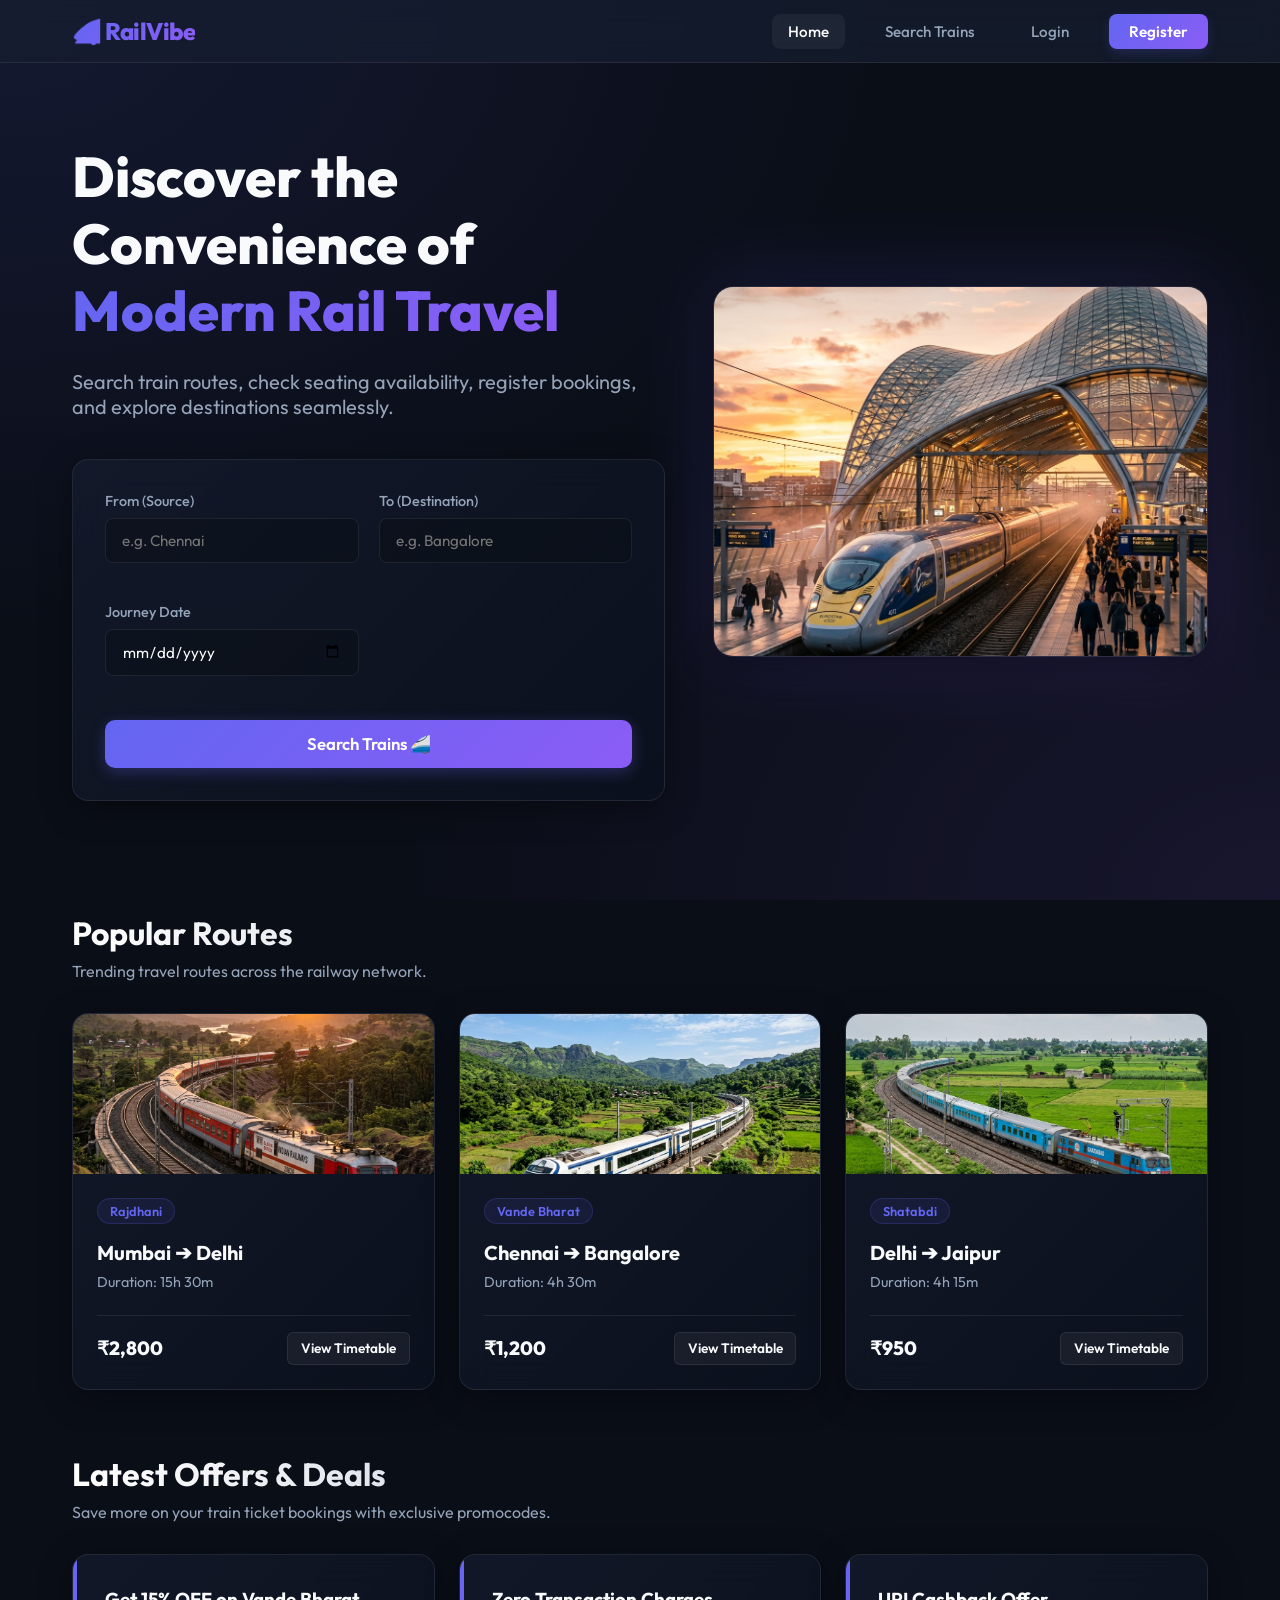
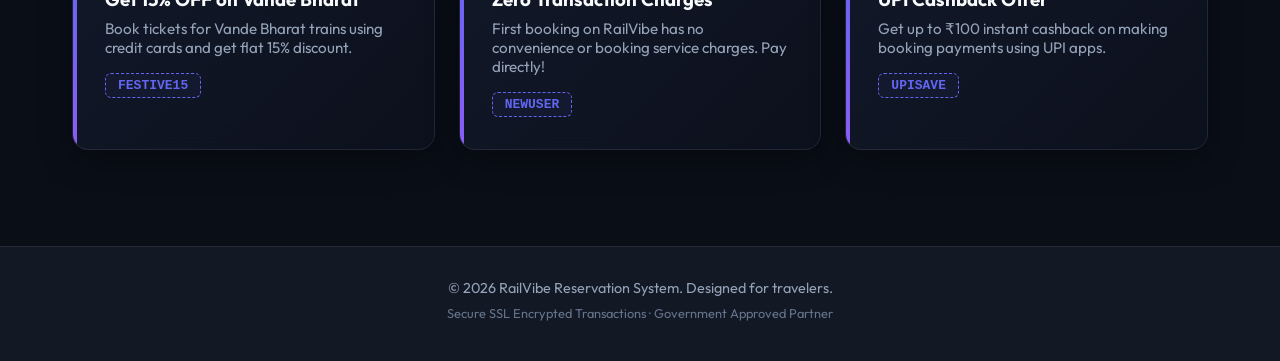
<file: Frontend/index.html>
<!DOCTYPE html>
<html lang="en">
<head>
    <meta charset="UTF-8">
    <meta name="viewport" content="width=device-width, initial-scale=1.0">
    <title>RailVibe - Railway Reservation System</title>
    <link rel="stylesheet" href="style.css">
</head>
<body>

    <!-- Dynamic Header loaded by script.js -->
    <header></header>

    <main class="container">
        <!-- Hero Search Section -->
        <section class="hero-section">
            <div>
                <h1 class="hero-title">Discover the Convenience of <span class="hero-highlight">Modern Rail Travel</span></h1>
                <p class="hero-description">Search train routes, check seating availability, register bookings, and explore destinations seamlessly.</p>
                
                <form id="home-search-form" class="glass-card" style="text-align: left; width: 100%;">
                    <div class="form-row">
                        <div class="form-group">
                            <label for="source">From (Source)</label>
                            <input type="text" id="source" class="form-control" placeholder="e.g. Chennai" required>
                        </div>
                        <div class="form-group">
                            <label for="destination">To (Destination)</label>
                            <input type="text" id="destination" class="form-control" placeholder="e.g. Bangalore" required>
                        </div>
                        <div class="form-group">
                            <label for="journey_date">Journey Date</label>
                            <input type="date" id="journey_date" class="form-control" required>
                        </div>
                    </div>
                    <div style="margin-top: 1.5rem;">
                        <button type="submit" class="btn btn-primary" style="padding: 0.85rem 3rem; font-size: 1.05rem; width: 100%;">Search Trains 🚄</button>
                    </div>
                </form>
            </div>
            
            <div class="hero-image-wrapper">
                <div class="hero-image-glow"></div>
                <img src="images/hero_station.png" alt="Futuristic Train Station" class="hero-image">
            </div>
        </section>

        <!-- Popular Routes Section -->
        <section style="margin: 4rem 0;">
            <h2 class="section-title">Popular Routes</h2>
            <p class="section-subtitle">Trending travel routes across the railway network.</p>
            <div class="routes-grid">
                
                <div class="glass-card route-card" style="padding: 0; overflow: hidden;">
                    <img src="images/rajdhani.png" alt="Rajdhani Express" style="width: 100%; height: 160px; object-fit: cover;">
                    <div style="padding: 1.5rem;">
                        <div class="route-header">
                            <span class="route-badge">Rajdhani</span>
                        </div>
                        <div class="route-cities">Mumbai ➔ Delhi</div>
                        <div class="route-duration">Duration: 15h 30m</div>
                        <div class="route-footer" style="margin-top: 1rem; border-top: 1px solid var(--border-glass); padding-top: 1rem;">
                            <span class="route-price">₹2,800</span>
                            <a href="trains.html" onclick="sessionStorage.setItem('search_source','Mumbai'); sessionStorage.setItem('search_destination','Delhi');" class="btn btn-secondary btn-sm">View Timetable</a>
                        </div>
                    </div>
                </div>

                <div class="glass-card route-card" style="padding: 0; overflow: hidden;">
                    <img src="images/vande_bharat.png" alt="Vande Bharat Express" style="width: 100%; height: 160px; object-fit: cover;">
                    <div style="padding: 1.5rem;">
                        <div class="route-header">
                            <span class="route-badge">Vande Bharat</span>
                        </div>
                        <div class="route-cities">Chennai ➔ Bangalore</div>
                        <div class="route-duration">Duration: 4h 30m</div>
                        <div class="route-footer" style="margin-top: 1rem; border-top: 1px solid var(--border-glass); padding-top: 1rem;">
                            <span class="route-price">₹1,200</span>
                            <a href="trains.html" onclick="sessionStorage.setItem('search_source','Chennai'); sessionStorage.setItem('search_destination','Bangalore');" class="btn btn-secondary btn-sm">View Timetable</a>
                        </div>
                    </div>
                </div>

                <div class="glass-card route-card" style="padding: 0; overflow: hidden;">
                    <img src="images/shatabdi.png" alt="Shatabdi Express" style="width: 100%; height: 160px; object-fit: cover;">
                    <div style="padding: 1.5rem;">
                        <div class="route-header">
                            <span class="route-badge">Shatabdi</span>
                        </div>
                        <div class="route-cities">Delhi ➔ Jaipur</div>
                        <div class="route-duration">Duration: 4h 15m</div>
                        <div class="route-footer" style="margin-top: 1rem; border-top: 1px solid var(--border-glass); padding-top: 1rem;">
                            <span class="route-price">₹950</span>
                            <a href="trains.html" onclick="sessionStorage.setItem('search_source','Delhi'); sessionStorage.setItem('search_destination','Jaipur');" class="btn btn-secondary btn-sm">View Timetable</a>
                        </div>
                    </div>
                </div>

            </div>
        </section>

        <!-- Offers Section -->
        <section style="margin: 4rem 0;">
            <h2 class="section-title">Latest Offers & Deals</h2>
            <p class="section-subtitle">Save more on your train ticket bookings with exclusive promocodes.</p>
            <div class="offers-grid">
                
                <div class="glass-card offer-card">
                    <h3>Get 15% OFF on Vande Bharat</h3>
                    <p style="color:var(--text-secondary); margin-top: 0.5rem; font-size:0.95rem;">Book tickets for Vande Bharat trains using credit cards and get flat 15% discount.</p>
                    <span class="offer-code">FESTIVE15</span>
                </div>

                <div class="glass-card offer-card">
                    <h3>Zero Transaction Charges</h3>
                    <p style="color:var(--text-secondary); margin-top: 0.5rem; font-size:0.95rem;">First booking on RailVibe has no convenience or booking service charges. Pay directly!</p>
                    <span class="offer-code">NEWUSER</span>
                </div>

                <div class="glass-card offer-card">
                    <h3>UPI Cashback Offer</h3>
                    <p style="color:var(--text-secondary); margin-top: 0.5rem; font-size:0.95rem;">Get up to ₹100 instant cashback on making booking payments using UPI apps.</p>
                    <span class="offer-code">UPISAVE</span>
                </div>

            </div>
        </section>
    </main>

    <footer>
        <p>&copy; 2026 RailVibe Reservation System. Designed for travelers.</p>
        <p style="font-size: 0.8rem; color: var(--text-muted);">Secure SSL Encrypted Transactions &middot; Government Approved Partner</p>
    </footer>

    <script src="script.js"></script>
</body>
</html>
</file>
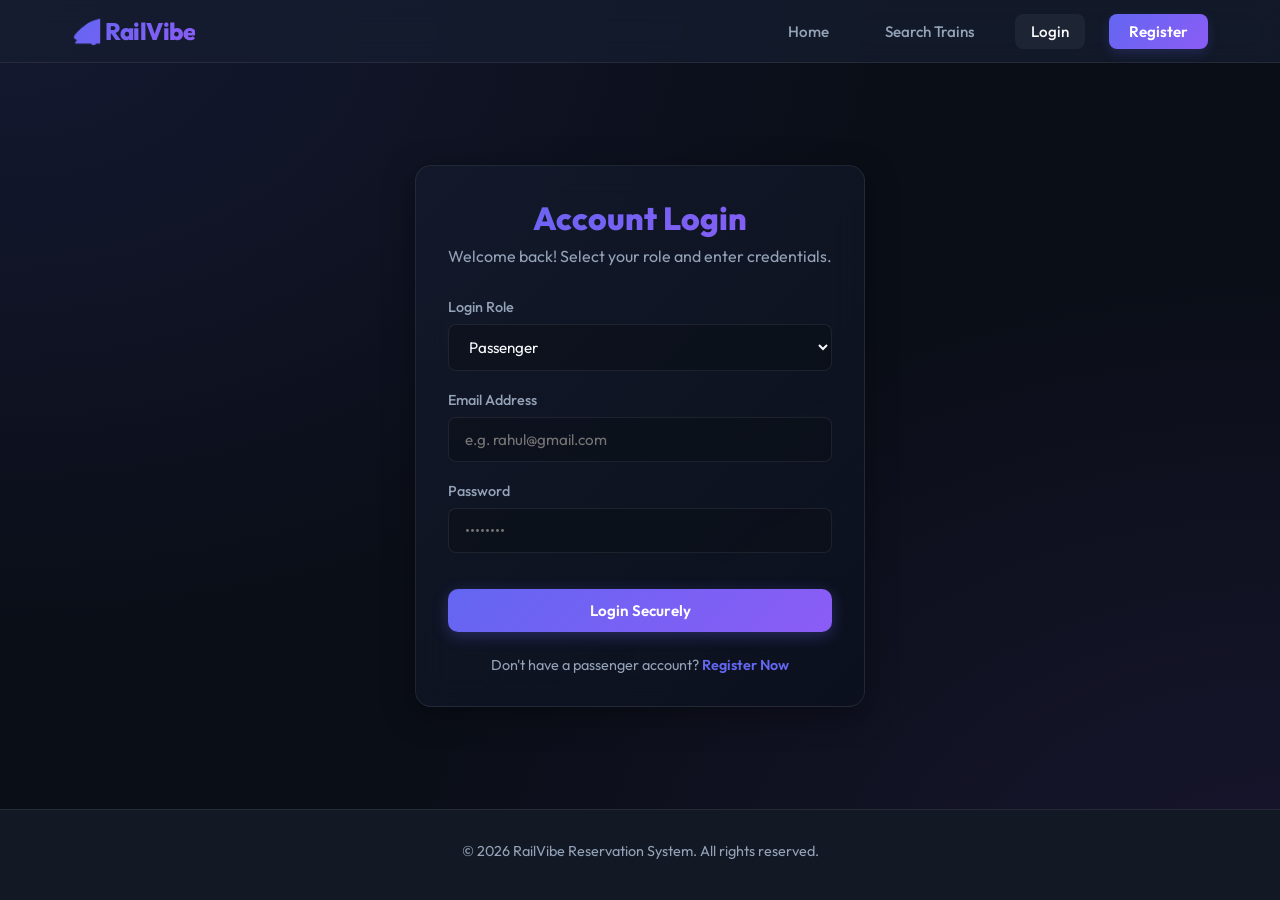
<file: Frontend/admin_dashboard.html>
<!DOCTYPE html>
<html lang="en">
<head>
    <meta charset="UTF-8">
    <meta name="viewport" content="width=device-width, initial-scale=1.0">
    <title>Admin Dashboard - RailVibe</title>
    <link rel="stylesheet" href="style.css">
</head>
<body>

    <header></header>

    <main class="container">
        <div class="dashboard-grid">
            
            <!-- Left Sidebar Controls -->
            <div class="glass-card sidebar-card" style="align-self: start;">
                <div style="text-align: center;">
                    <div style="width: 80px; height: 80px; border-radius: 50%; background: var(--gradient-accent); margin: 0 auto 1rem; display: flex; align-items: center; justify-content: center; font-size: 2.25rem;">🛠️</div>
                    <h3>Rail Admin</h3>
                    <p style="color:var(--text-secondary); font-size:0.85rem; margin-top:0.25rem;">Administrator Terminal</p>
                </div>
                
                <ul class="sidebar-menu">
                    <li><a href="#" class="active" data-section="sec-passengers">👥 Manage Passengers</a></li>
                    <li><a href="#" data-section="sec-trains">🚄 Manage Trains</a></li>
                    <li><a href="#" data-section="sec-schedules">📅 Routes & Schedules</a></li>
                    <li><a href="#" data-section="sec-bookings">🎫 Reservations</a></li>
                    <li><a href="#" data-section="sec-payments">💳 Payment Logs</a></li>
                    <li><a href="#" onclick="logout()">🚪 Logout Session</a></li>
                </ul>
            </div>

            <!-- Right Content Area -->
            <div>
                
                <!-- 1. Passengers Section -->
                <section id="sec-passengers" class="admin-section" style="display: block;">
                    <div class="dashboard-actions">
                        <div>
                            <h2 class="section-title">Passenger Management</h2>
                            <p class="section-subtitle">View traveler registrations and update profiles.</p>
                        </div>
                        <button class="btn btn-primary" onclick="openAddPassengerModal()">Add Passenger +</button>
                    </div>
                    <div class="glass-card">
                        <div class="table-responsive">
                            <table>
                                <thead>
                                    <tr>
                                        <th>ID</th>
                                        <th>Name</th>
                                        <th>Email</th>
                                        <th>Phone</th>
                                        <th>Gender (Age)</th>
                                        <th>Address</th>
                                        <th>Actions</th>
                                    </tr>
                                </thead>
                                <tbody id="admin-passengers-tbody"></tbody>
                            </table>
                        </div>
                    </div>
                </section>

                <!-- 2. Trains Section -->
                <section id="sec-trains" class="admin-section" style="display: none;">
                    <div class="dashboard-actions">
                        <div>
                            <h2 class="section-title">Train Configuration</h2>
                            <p class="section-subtitle">Manage trains, numbers, types, and seating sizes.</p>
                        </div>
                        <button class="btn btn-primary" onclick="openAddTrainModal()">Add Train +</button>
                    </div>
                    <div class="glass-card">
                        <div class="table-responsive">
                            <table>
                                <thead>
                                    <tr>
                                        <th>Train ID</th>
                                        <th>Train Name</th>
                                        <th>Number</th>
                                        <th>Type</th>
                                        <th>Total Seats</th>
                                        <th>Stations</th>
                                        <th>Actions</th>
                                    </tr>
                                </thead>
                                <tbody id="admin-trains-tbody"></tbody>
                            </table>
                        </div>
                    </div>
                </section>

                <!-- 3. Schedules Section -->
                <section id="sec-schedules" class="admin-section" style="display: none;">
                    <div class="dashboard-actions">
                        <div>
                            <h2 class="section-title">Route & Schedule Timetables</h2>
                            <p class="section-subtitle">Set active travel schedules, departures, arrivals, and base fares.</p>
                        </div>
                        <button class="btn btn-primary" onclick="openAddScheduleModal()">Add Schedule +</button>
                    </div>
                    <div class="glass-card">
                        <div class="table-responsive">
                            <table>
                                <thead>
                                    <tr>
                                        <th>ID</th>
                                        <th>Train Name</th>
                                        <th>Route Path</th>
                                        <th>Departure</th>
                                        <th>Arrival</th>
                                        <th>Base Fare</th>
                                        <th>Actions</th>
                                    </tr>
                                </thead>
                                <tbody id="admin-schedules-tbody"></tbody>
                            </table>
                        </div>
                    </div>
                </section>

                <!-- 4. Bookings Section -->
                <section id="sec-bookings" class="admin-section" style="display: none;">
                    <div class="dashboard-actions">
                        <div>
                            <h2 class="section-title">Ticket Reservations</h2>
                            <p class="section-subtitle">Track, update, or cancel passenger booking reservations.</p>
                        </div>
                        <button class="btn btn-primary" onclick="openAddBookingModal()">Create Booking +</button>
                    </div>
                    <div class="glass-card">
                        <div class="table-responsive">
                            <table>
                                <thead>
                                    <tr>
                                        <th>Ref ID</th>
                                        <th>Passenger</th>
                                        <th>Train Name</th>
                                        <th>Date</th>
                                        <th>Route</th>
                                        <th>Seat</th>
                                        <th>Fare</th>
                                        <th>Status</th>
                                        <th>Actions</th>
                                    </tr>
                                </thead>
                                <tbody id="admin-bookings-tbody"></tbody>
                            </table>
                        </div>
                    </div>
                </section>

                <!-- 5. Payments Section -->
                <section id="sec-payments" class="admin-section" style="display: none;">
                    <div class="dashboard-actions">
                        <div>
                            <h2 class="section-title">Payment Transaction History</h2>
                            <p class="section-subtitle">Review credit/debit, UPI, and wallet payments.</p>
                        </div>
                        <button class="btn btn-primary" onclick="openAddPaymentModal()">Add Payment Record +</button>
                    </div>
                    <div class="glass-card">
                        <div class="table-responsive">
                            <table>
                                <thead>
                                    <tr>
                                        <th>Ref ID</th>
                                        <th>Booking ID</th>
                                        <th>Passenger</th>
                                        <th>Amount</th>
                                        <th>Method</th>
                                        <th>Transaction ID</th>
                                        <th>Date</th>
                                        <th>Status</th>
                                        <th>Actions</th>
                                    </tr>
                                </thead>
                                <tbody id="admin-payments-tbody"></tbody>
                            </table>
                        </div>
                    </div>
                </section>

            </div>
        </div>
    </main>

    <!-- CRUD Dialog Overlay Modal (Shared Content) -->
    <div class="modal-overlay">
        <div class="glass-card modal-card">
            <div class="modal-header">
                <h3 id="modal-title">Form Modal</h3>
                <button class="modal-close">&times;</button>
            </div>
            <form id="admin-modal-form" onsubmit="handleModalSubmit(event)">
                <div id="modal-form-content">
                    <!-- Loaded dynamically via script.js -->
                </div>
                <div class="modal-actions">
                    <button type="button" class="btn btn-secondary" onclick="document.querySelector('.modal-overlay').classList.remove('active')">Cancel</button>
                    <button type="submit" class="btn btn-primary">Save Changes</button>
                </div>
            </form>
        </div>
    </div>

    <footer>
        <p>&copy; 2026 RailVibe Reservation System. Admin Terminal.</p>
    </footer>

    <script src="script.js"></script>
</body>
</html>
</file>
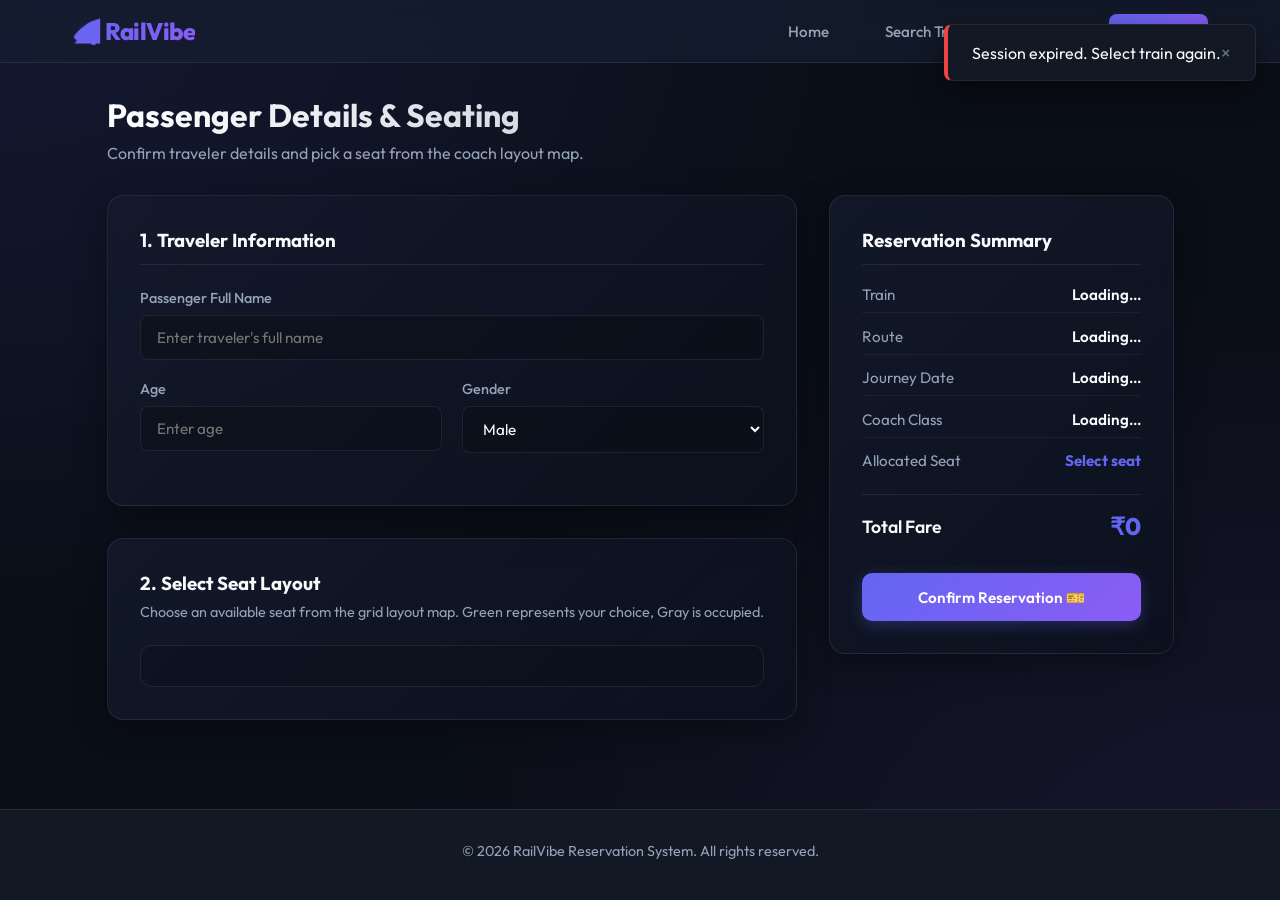
<file: Frontend/booking.html>
<!DOCTYPE html>
<html lang="en">
<head>
    <meta charset="UTF-8">
    <meta name="viewport" content="width=device-width, initial-scale=1.0">
    <title>Book Ticket - RailVibe</title>
    <link rel="stylesheet" href="style.css">
</head>
<body>

    <header></header>

    <main class="container">
        <h2 class="section-title">Passenger Details & Seating</h2>
        <p class="section-subtitle">Confirm traveler details and pick a seat from the coach layout map.</p>

        <div class="details-grid">
            
            <!-- Left Panel: Passenger Form & Seating -->
            <div style="display: flex; flex-direction: column; gap: 2rem;">
                
                <!-- Form -->
                <div class="glass-card">
                    <h3 style="margin-bottom: 1.5rem; border-bottom:1px solid var(--border-glass); padding-bottom:0.75rem;">1. Traveler Information</h3>
                    <div class="form-group">
                        <label for="p-name">Passenger Full Name</label>
                        <input type="text" id="p-name" class="form-control" placeholder="Enter traveler's full name" required>
                    </div>
                    <div class="form-row">
                        <div class="form-group">
                            <label for="p-age">Age</label>
                            <input type="number" id="p-age" class="form-control" placeholder="Enter age" min="1" max="120" required>
                        </div>
                        <div class="form-group">
                            <label for="p-gender">Gender</label>
                            <select id="p-gender" class="form-control">
                                <option value="Male">Male</option>
                                <option value="Female">Female</option>
                                <option value="Other">Other</option>
                            </select>
                        </div>
                    </div>
                </div>

                <!-- Seat Grid Selector -->
                <div class="glass-card">
                    <h3 style="margin-bottom: 0.5rem;">2. Select Seat Layout</h3>
                    <p style="color:var(--text-secondary); font-size:0.9rem; margin-bottom:1.5rem;">Choose an available seat from the grid layout map. Green represents your choice, Gray is occupied.</p>
                    
                    <div class="seat-map-container">
                        <!-- Simulated seat map cells generated dynamically in script.js -->
                    </div>
                </div>

            </div>

            <!-- Right Panel: Summary -->
            <div class="glass-card" style="display: flex; flex-direction: column; justify-content: space-between; align-self: start;">
                <div>
                    <h3 style="border-bottom: 1px solid var(--border-glass); padding-bottom: 0.75rem; margin-bottom: 1.25rem;">Reservation Summary</h3>
                    
                    <ul class="summary-list">
                        <li>
                            <span>Train</span>
                            <span id="summary-train">Loading...</span>
                        </li>
                        <li>
                            <span>Route</span>
                            <span id="summary-route">Loading...</span>
                        </li>
                        <li>
                            <span>Journey Date</span>
                            <span id="summary-date">Loading...</span>
                        </li>
                        <li>
                            <span>Coach Class</span>
                            <span id="summary-coach">Loading...</span>
                        </li>
                        <li>
                            <span>Allocated Seat</span>
                            <span id="summary-seat" style="color:var(--accent-indigo); font-weight:700;">Select seat</span>
                        </li>
                    </ul>
                    
                    <div class="summary-total">
                        <span>Total Fare</span>
                        <span id="summary-total">₹0</span>
                    </div>
                </div>

                <button id="confirm-booking-btn" class="btn btn-primary" style="width: 100%; margin-top: 2rem; padding: 0.9rem;">Confirm Reservation 🎫</button>
            </div>

        </div>
    </main>

    <footer>
        <p>&copy; 2026 RailVibe Reservation System. All rights reserved.</p>
    </footer>

    <script src="script.js"></script>
</body>
</html>
</file>
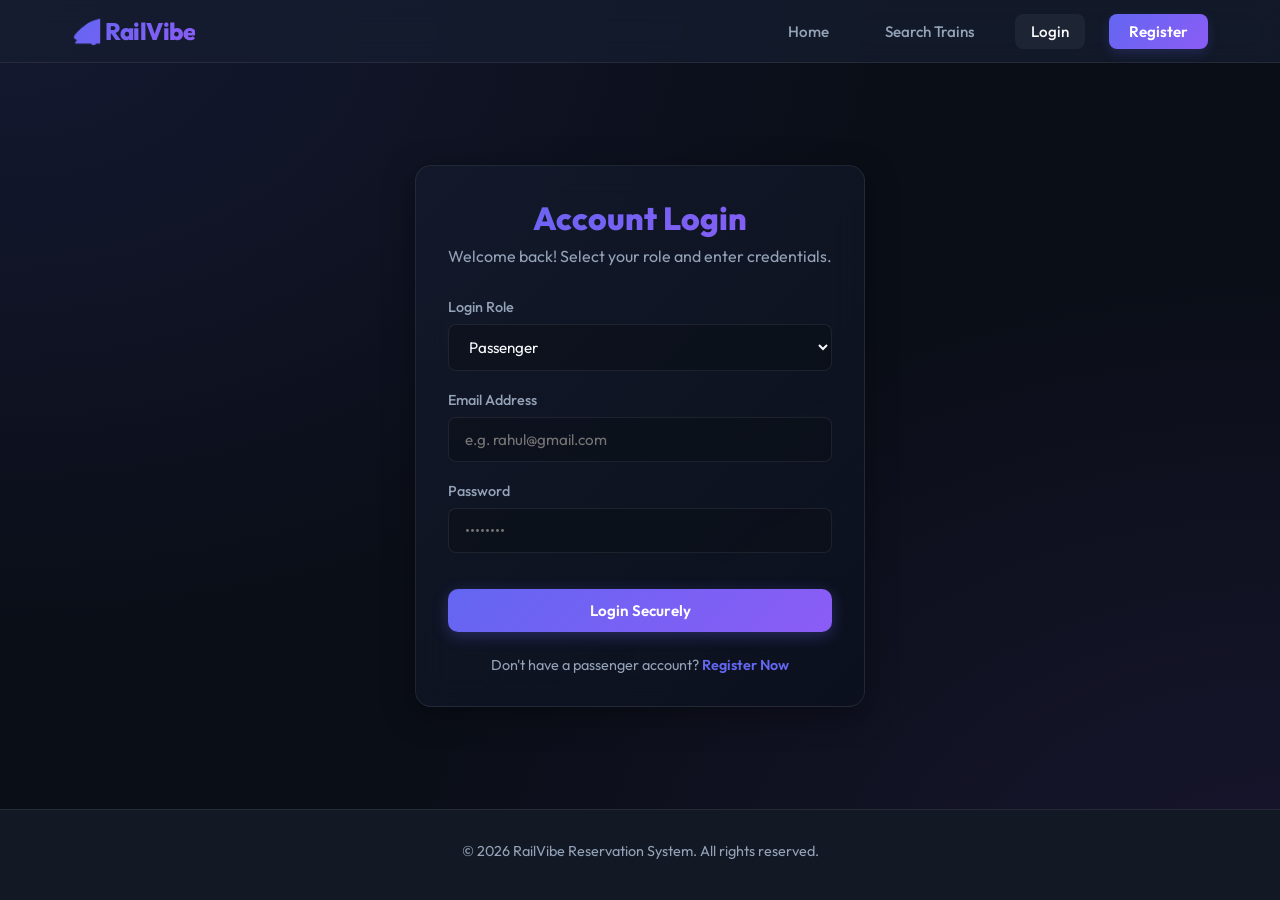
<file: Frontend/booking_history.html>
<!DOCTYPE html>
<html lang="en">
<head>
    <meta charset="UTF-8">
    <meta name="viewport" content="width=device-width, initial-scale=1.0">
    <title>Booking History - RailVibe</title>
    <link rel="stylesheet" href="style.css">
</head>
<body>

    <header></header>

    <main class="container">
        <h2 class="section-title">My Bookings History</h2>
        <p class="section-subtitle">Manage upcoming journeys, print ticket receipts, or cancel travel schedules.</p>

        <!-- Upcoming Journeys Section -->
        <section class="glass-card" style="margin-bottom: 2.5rem;">
            <h3 style="margin-bottom: 1rem;">Upcoming Journeys</h3>
            <div class="table-responsive">
                <table>
                    <thead>
                        <tr>
                            <th>Ref ID</th>
                            <th>Train Name</th>
                            <th>Date</th>
                            <th>Route</th>
                            <th>Seat Details</th>
                            <th>Fare Amount</th>
                            <th>Booking Status</th>
                            <th>Payment Status</th>
                            <th>Actions</th>
                        </tr>
                    </thead>
                    <tbody id="upcoming-journeys-list">
                        <!-- Loaded dynamically in script.js -->
                    </tbody>
                </table>
            </div>
        </section>

        <!-- Previous Bookings Section -->
        <section class="glass-card">
            <h3 style="margin-bottom: 1rem;">Previous & Cancelled Bookings</h3>
            <div class="table-responsive">
                <table>
                    <thead>
                        <tr>
                            <th>Ref ID</th>
                            <th>Train Name</th>
                            <th>Date</th>
                            <th>Route</th>
                            <th>Seat Details</th>
                            <th>Fare Amount</th>
                            <th>Booking Status</th>
                            <th>Payment Status</th>
                            <th>Actions</th>
                        </tr>
                    </thead>
                    <tbody id="past-journeys-list">
                        <!-- Loaded dynamically in script.js -->
                    </tbody>
                </table>
            </div>
        </section>
    </main>

    <footer>
        <p>&copy; 2026 RailVibe Reservation System. All rights reserved.</p>
    </footer>

    <script src="script.js"></script>
</body>
</html>
</file>
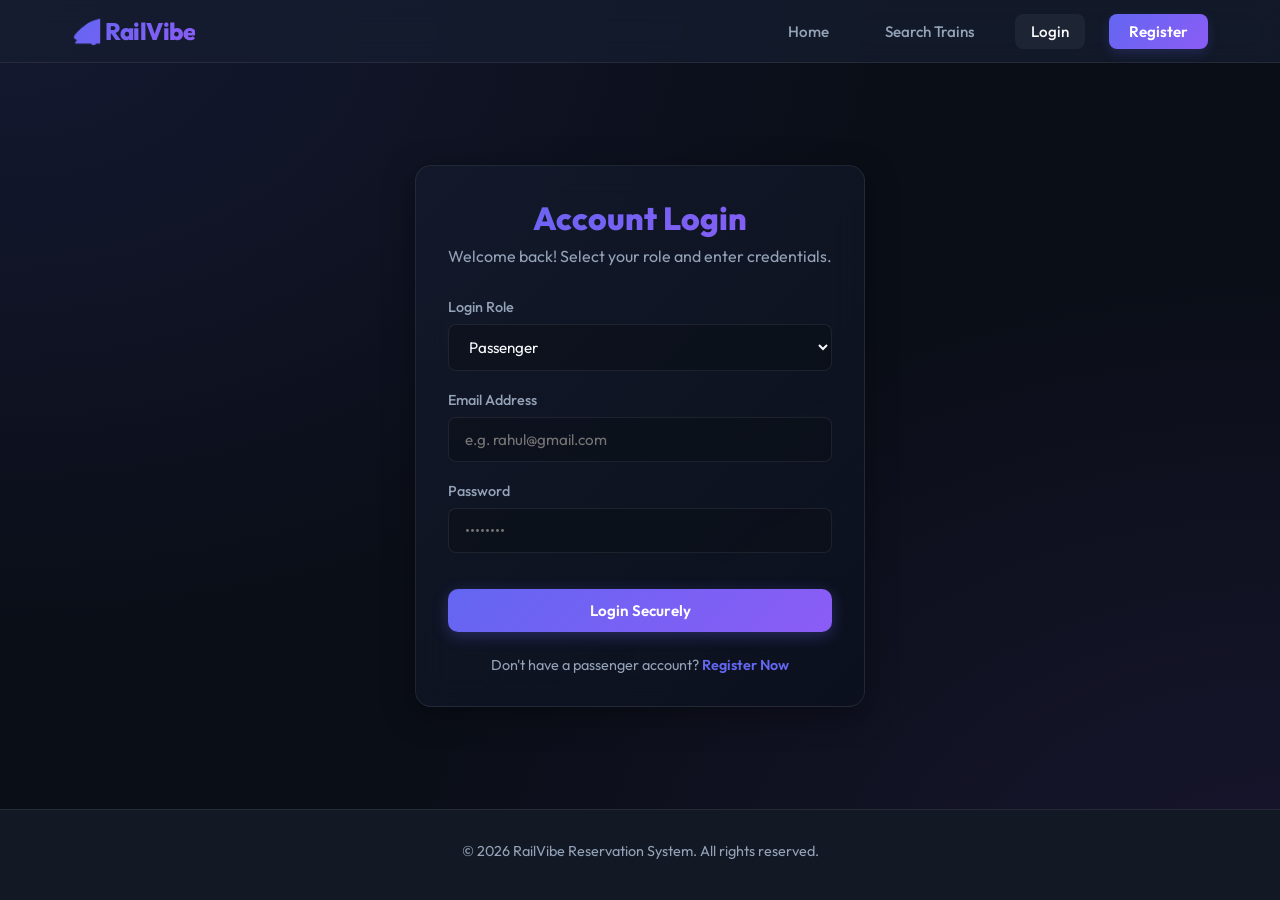
<file: Frontend/login.html>
<!DOCTYPE html>
<html lang="en">
<head>
    <meta charset="UTF-8">
    <meta name="viewport" content="width=device-width, initial-scale=1.0">
    <title>Login - RailVibe</title>
    <link rel="stylesheet" href="style.css">
</head>
<body>

    <header></header>

    <main class="auth-wrapper">
        <div class="glass-card auth-card">
            <div class="auth-header">
                <h2>Account Login</h2>
                <p>Welcome back! Select your role and enter credentials.</p>
            </div>
            
            <form id="login-form">
                <div class="form-group">
                    <label for="role">Login Role</label>
                    <select id="role" class="form-control">
                        <option value="passenger">Passenger</option>
                        <option value="admin">Railway Administrator</option>
                    </select>
                </div>
                
                <div class="form-group">
                    <label for="email">Email Address</label>
                    <input type="email" id="email" class="form-control" placeholder="e.g. rahul@gmail.com" required>
                </div>
                
                <div class="form-group">
                    <label for="password">Password</label>
                    <input type="password" id="password" class="form-control" placeholder="••••••••" required>
                </div>
                
                <button type="submit" class="btn btn-primary" style="width: 100%; margin-top: 1rem;">Login Securely</button>
            </form>
            
            <div class="auth-footer">
                Don't have a passenger account? <a href="register.html">Register Now</a>
            </div>
        </div>
    </main>

    <footer>
        <p>&copy; 2026 RailVibe Reservation System. All rights reserved.</p>
    </footer>

    <script src="script.js"></script>
</body>
</html>
</file>
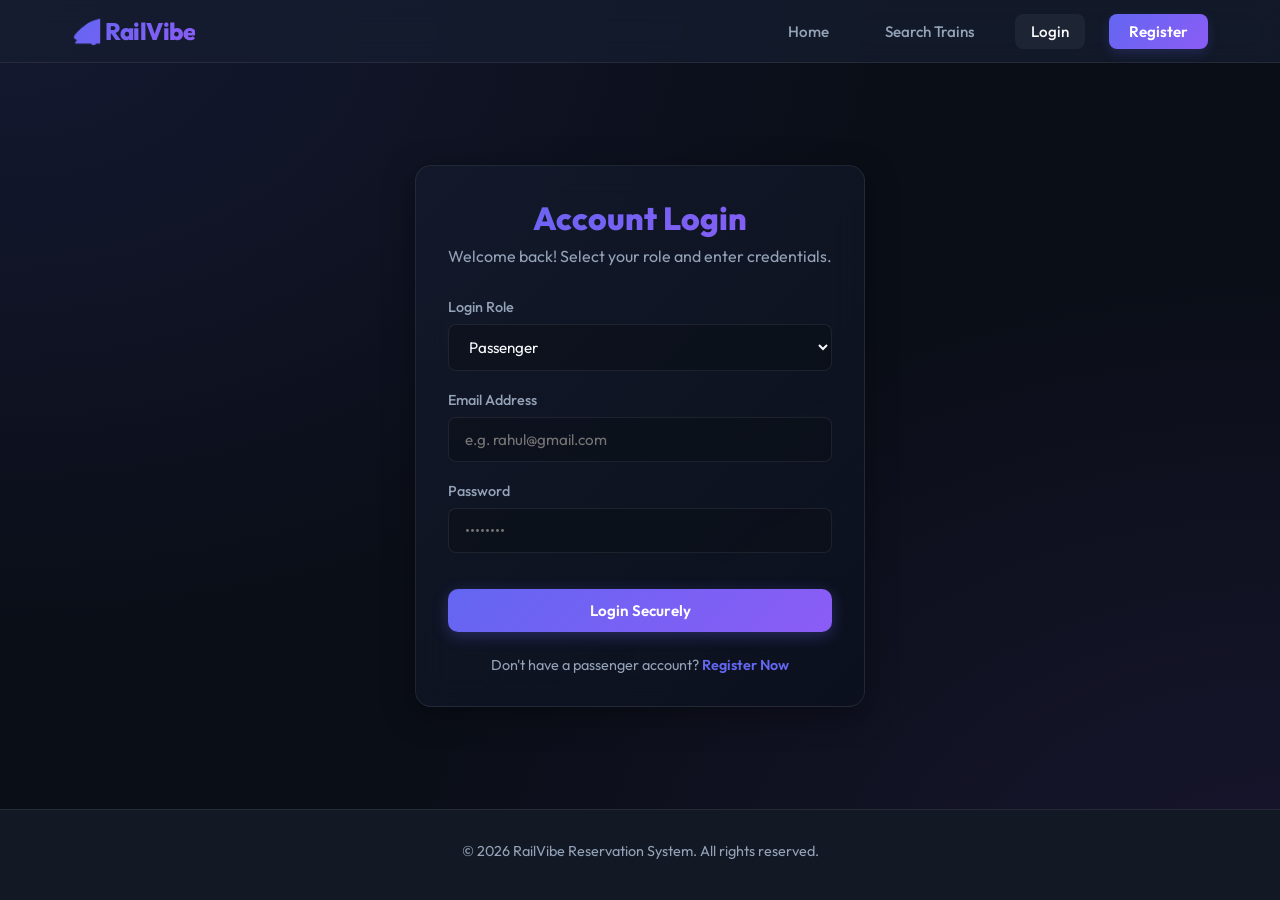
<file: Frontend/passenger_dashboard.html>
<!DOCTYPE html>
<html lang="en">
<head>
    <meta charset="UTF-8">
    <meta name="viewport" content="width=device-width, initial-scale=1.0">
    <title>Passenger Dashboard - RailVibe</title>
    <link rel="stylesheet" href="style.css">
</head>
<body>

    <header></header>

    <main class="container">
        <div class="dashboard-grid">
            
            <!-- Left Sidebar -->
            <div class="glass-card sidebar-card" style="align-self: start;">
                <div style="text-align: center;">
                    <div style="width: 80px; height: 80px; border-radius: 50%; background: var(--gradient-accent); margin: 0 auto 1rem; display: flex; align-items: center; justify-content: center; font-size: 2.25rem;">👤</div>
                    <h3 id="dash-passenger-name">Rahul Sharma</h3>
                    <p style="color:var(--text-secondary); font-size:0.85rem; margin-top:0.25rem;">Passenger Account</p>
                </div>
                
                <ul class="sidebar-menu">
                    <li><a href="#" class="active">🏠 Dashboard Overview</a></li>
                    <li><a href="booking_history.html">🎫 Manage Bookings</a></li>
                    <li><a href="trains.html">🔍 Search Trains</a></li>
                    <li><a href="#" onclick="logout()">🚪 Logout Session</a></li>
                </ul>
            </div>

            <!-- Right Main Area -->
            <div>
                <h2 class="section-title">Dashboard Overview</h2>
                <p class="section-subtitle">Real-time stats and management controls for your passenger account.</p>

                <!-- Statistics Metrics -->
                <div class="stats-row">
                    <div class="stat-box">
                        <div class="stat-num" id="stat-total-bookings">0</div>
                        <div class="stat-label">Total Bookings</div>
                    </div>
                    <div class="stat-box">
                        <div class="stat-num" id="stat-upcoming-trips" style="color: var(--accent-indigo);">0</div>
                        <div class="stat-label">Upcoming Trips</div>
                    </div>
                    <div class="stat-box">
                        <div class="stat-num" id="stat-cancelled" style="color: var(--danger);">0</div>
                        <div class="stat-label">Cancelled Tickets</div>
                    </div>
                    <div class="stat-box">
                        <div class="stat-num" id="stat-spent" style="color: var(--success);">₹0</div>
                        <div class="stat-label">Total Spent</div>
                    </div>
                </div>

                <!-- Split layout: Profile & Payments -->
                <div style="display: grid; grid-template-columns: 1.2fr 1fr; gap: 2rem; align-items: start;">
                    
                    <!-- Profile Form Card -->
                    <div class="glass-card">
                        <h3 style="margin-bottom: 1.25rem; border-bottom: 1px solid var(--border-glass); padding-bottom: 0.5rem;">Update Profile Info</h3>
                        <form id="profile-update-form">
                            <div class="form-group">
                                <label for="prof-name">Full Name</label>
                                <input type="text" id="prof-name" class="form-control" required>
                            </div>
                            <div class="form-row">
                                <div class="form-group">
                                    <label for="prof-email">Email Address</label>
                                    <input type="email" id="prof-email" class="form-control" required>
                                </div>
                                <div class="form-group">
                                    <label for="prof-phone">Phone Number</label>
                                    <input type="text" id="prof-phone" class="form-control" required>
                                </div>
                            </div>
                            <div class="form-row">
                                <div class="form-group">
                                    <label for="prof-gender">Gender</label>
                                    <select id="prof-gender" class="form-control">
                                        <option value="Male">Male</option>
                                        <option value="Female">Female</option>
                                        <option value="Other">Other</option>
                                    </select>
                                </div>
                                <div class="form-group">
                                    <label for="prof-age">Age</label>
                                    <input type="number" id="prof-age" class="form-control" required>
                                </div>
                            </div>
                            <div class="form-group">
                                <label for="prof-address">Address / City</label>
                                <input type="text" id="prof-address" class="form-control" required>
                            </div>
                            <button type="submit" class="btn btn-primary" style="margin-top: 0.5rem; width: 100%;">Save Profile Changes</button>
                        </form>
                    </div>

                    <!-- Payment History Card -->
                    <div class="glass-card">
                        <h3 style="margin-bottom: 1.25rem; border-bottom: 1px solid var(--border-glass); padding-bottom: 0.5rem;">Payment History</h3>
                        <div class="table-responsive">
                            <table style="font-size:0.85rem;">
                                <thead>
                                    <tr>
                                        <th>ID</th>
                                        <th>Booking</th>
                                        <th>Date</th>
                                        <th>Method</th>
                                        <th>Amount</th>
                                        <th>Status</th>
                                    </tr>
                                </thead>
                                <tbody id="dash-payment-history-list">
                                    <!-- Loaded dynamically in script.js -->
                                </tbody>
                            </table>
                        </div>
                    </div>

                </div>
            </div>

        </div>
    </main>

    <footer>
        <p>&copy; 2026 RailVibe Reservation System. All rights reserved.</p>
    </footer>

    <script src="script.js"></script>
</body>
</html>
</file>
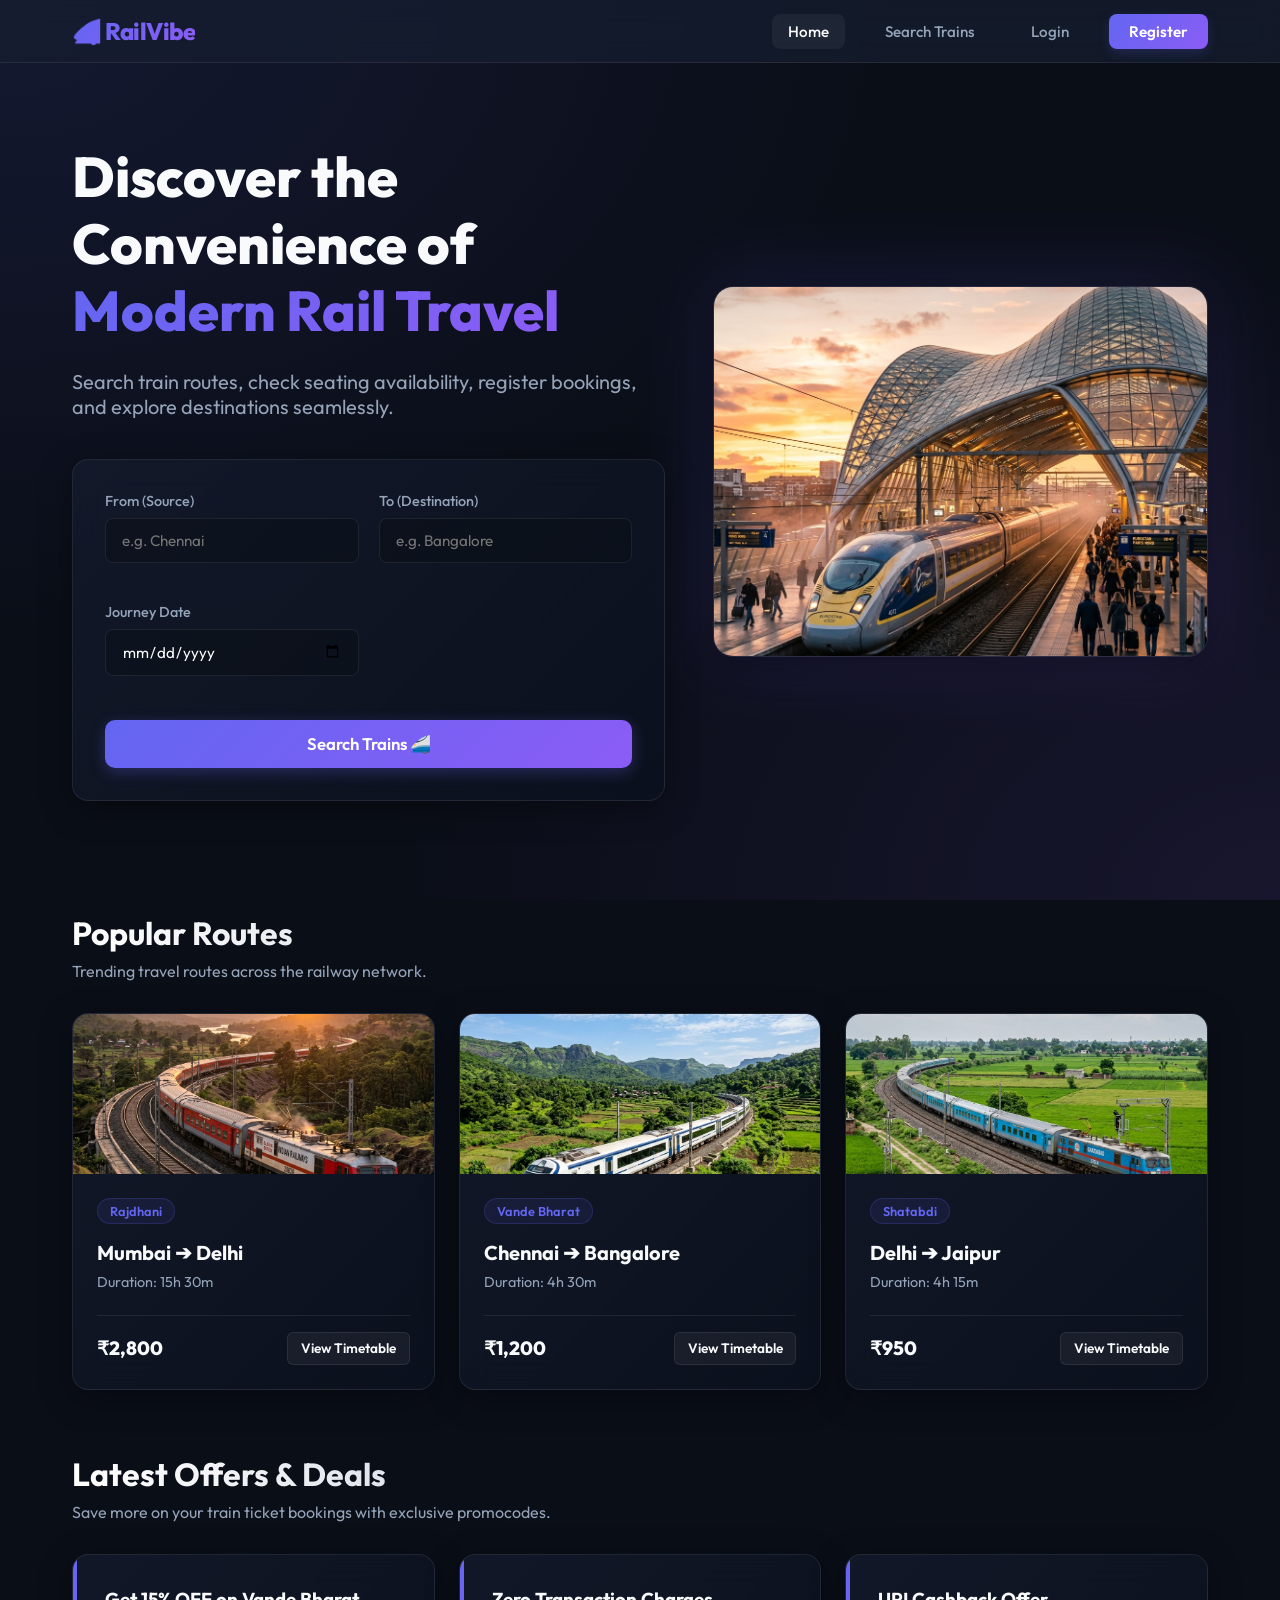
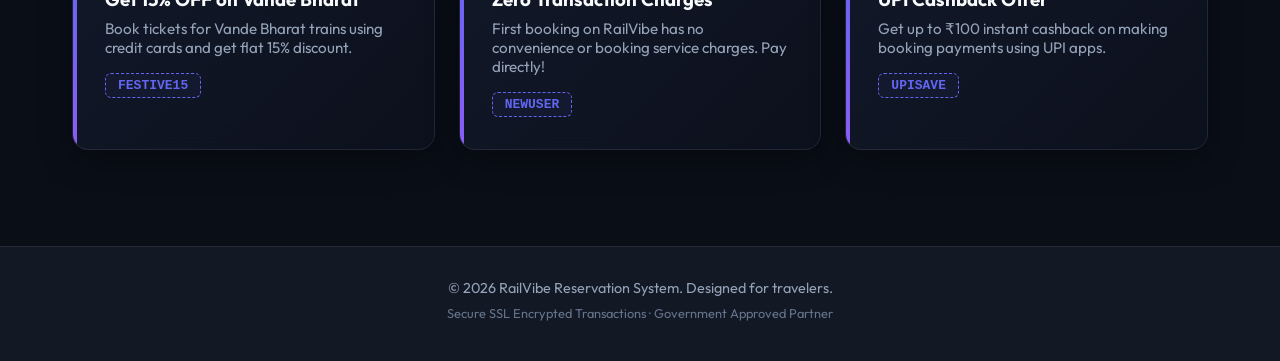
<file: Frontend/payment.html>
<!DOCTYPE html>
<html lang="en">
<head>
    <meta charset="UTF-8">
    <meta name="viewport" content="width=device-width, initial-scale=1.0">
    <title>Payment Portal - RailVibe</title>
    <link rel="stylesheet" href="style.css">
</head>
<body>

    <header></header>

    <main class="container" style="max-width: 600px;">
        <h2 class="section-title" style="text-align: center;">Secure Payment Gateway</h2>
        <p class="section-subtitle" style="text-align: center;">Complete transaction details to confirm your rail booking ticket.</p>

        <div class="glass-card">
            <h3 style="border-bottom: 1px solid var(--border-glass); padding-bottom: 0.75rem; margin-bottom: 1.5rem;">Billing Breakdown</h3>
            
            <ul class="summary-list" style="margin-bottom: 2rem;">
                <li>
                    <span>Booking Reference</span>
                    <span id="pay-booking-id">#0</span>
                </li>
                <li>
                    <span>Train / Service</span>
                    <span id="pay-train">Loading...</span>
                </li>
                <li>
                    <span>Primary Traveler</span>
                    <span id="pay-passenger">Loading...</span>
                </li>
                <li style="border-top:1px solid var(--border-glass); margin-top:0.75rem; padding-top:0.75rem;">
                    <span style="font-size:1.1rem; font-weight:700;">Grand Total</span>
                    <span id="pay-amount" style="font-size:1.4rem; font-weight:800; color:var(--success);">₹0</span>
                </li>
            </ul>

            <form id="payment-form">
                <div class="form-group" style="margin-bottom: 1.5rem;">
                    <label for="payment-method">Payment Processor Method</label>
                    <select id="payment-method" class="form-control" style="background: rgba(10, 14, 23, 0.8);">
                        <option value="UPI">UPI (Unified Payments Interface)</option>
                        <option value="Credit Card">Credit Card</option>
                        <option value="Debit Card">Debit Card</option>
                        <option value="Net Banking">Net Banking Portal</option>
                        <option value="Wallet">Digital e-Wallet</option>
                    </select>
                </div>
                
                <div style="background: rgba(255, 255, 255, 0.02); border: 1px solid var(--border-glass); padding: 1rem; border-radius: 8px; margin-bottom: 1.5rem; font-size: 0.85rem; color: var(--text-secondary); line-height: 1.4;">
                    🔒 <strong>SSL Encrypted Connection:</strong> Your payment information is processed securely. Do not refresh or press back button while the transaction is active.
                </div>

                <button type="submit" class="btn btn-primary" style="width: 100%; padding: 0.9rem; font-size: 1rem;">Authorize Transaction & Pay Now</button>
            </form>
        </div>
    </main>

    <footer>
        <p>&copy; 2026 RailVibe Reservation System. All rights reserved.</p>
    </footer>

    <script src="script.js"></script>
</body>
</html>
</file>
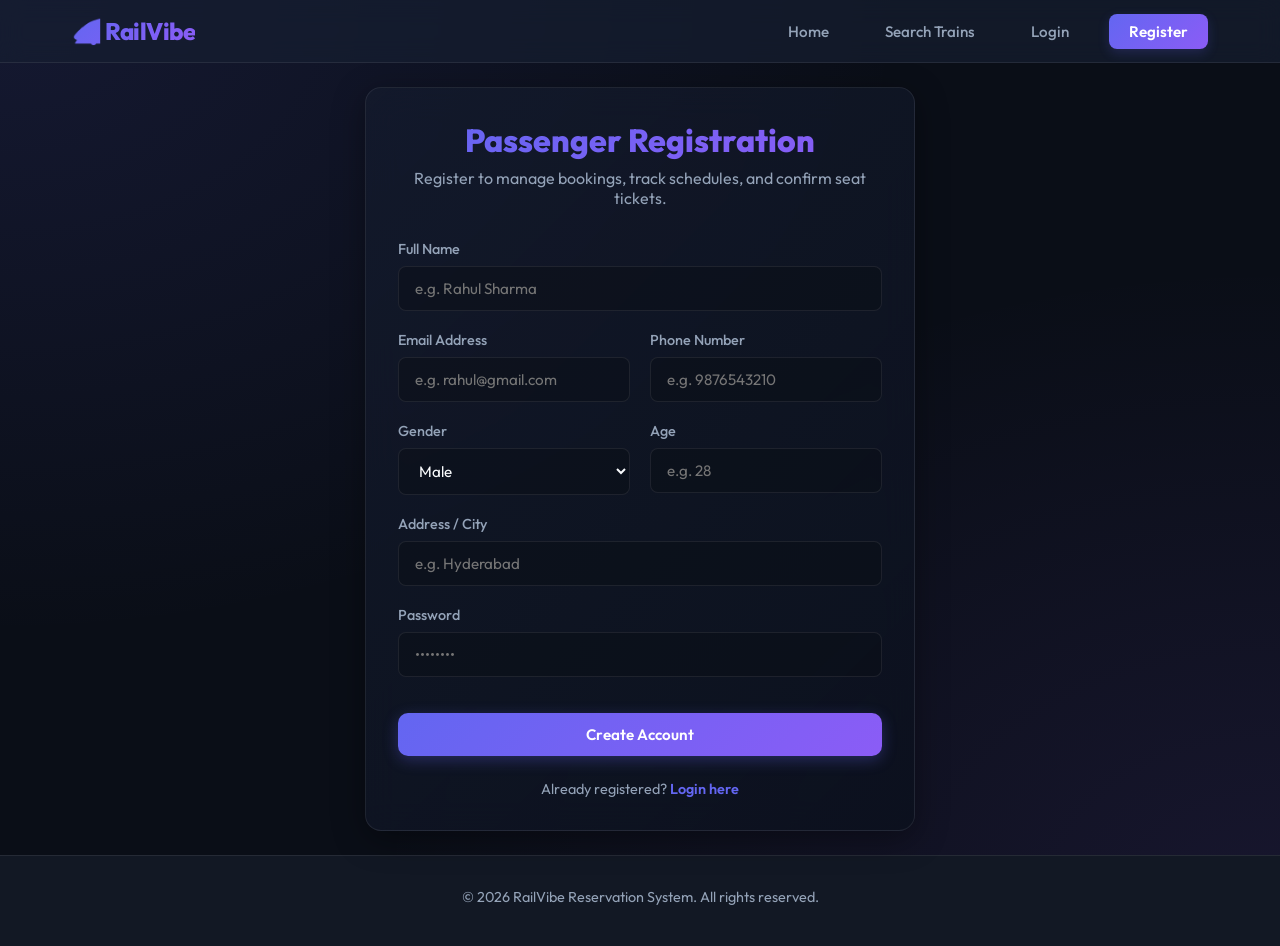
<file: Frontend/register.html>
<!DOCTYPE html>
<html lang="en">
<head>
    <meta charset="UTF-8">
    <meta name="viewport" content="width=device-width, initial-scale=1.0">
    <title>Register Passenger - RailVibe</title>
    <link rel="stylesheet" href="style.css">
</head>
<body>

    <header></header>

    <main class="auth-wrapper" style="padding: 1.5rem 1rem;">
        <div class="glass-card auth-card" style="max-width: 550px;">
            <div class="auth-header">
                <h2>Passenger Registration</h2>
                <p>Register to manage bookings, track schedules, and confirm seat tickets.</p>
            </div>
            
            <form id="register-form">
                <div class="form-group">
                    <label for="full_name">Full Name</label>
                    <input type="text" id="full_name" class="form-control" placeholder="e.g. Rahul Sharma" required>
                </div>
                
                <div class="form-row">
                    <div class="form-group">
                        <label for="email">Email Address</label>
                        <input type="email" id="email" class="form-control" placeholder="e.g. rahul@gmail.com" required>
                    </div>
                    <div class="form-group">
                        <label for="phone">Phone Number</label>
                        <input type="tel" id="phone" class="form-control" placeholder="e.g. 9876543210" required>
                    </div>
                </div>
                
                <div class="form-row">
                    <div class="form-group">
                        <label for="gender">Gender</label>
                        <select id="gender" class="form-control">
                            <option value="Male">Male</option>
                            <option value="Female">Female</option>
                            <option value="Other">Other</option>
                        </select>
                    </div>
                    <div class="form-group">
                        <label for="age">Age</label>
                        <input type="number" id="age" class="form-control" placeholder="e.g. 28" min="1" max="120" required>
                    </div>
                </div>
                
                <div class="form-group">
                    <label for="address">Address / City</label>
                    <input type="text" id="address" class="form-control" placeholder="e.g. Hyderabad" required>
                </div>
                
                <div class="form-group">
                    <label for="password">Password</label>
                    <input type="password" id="password" class="form-control" placeholder="••••••••" required>
                </div>
                
                <button type="submit" class="btn btn-primary" style="width: 100%; margin-top: 1rem;">Create Account</button>
            </form>
            
            <div class="auth-footer">
                Already registered? <a href="login.html">Login here</a>
            </div>
        </div>
    </main>

    <footer>
        <p>&copy; 2026 RailVibe Reservation System. All rights reserved.</p>
    </footer>

    <script src="script.js"></script>
</body>
</html>
</file>
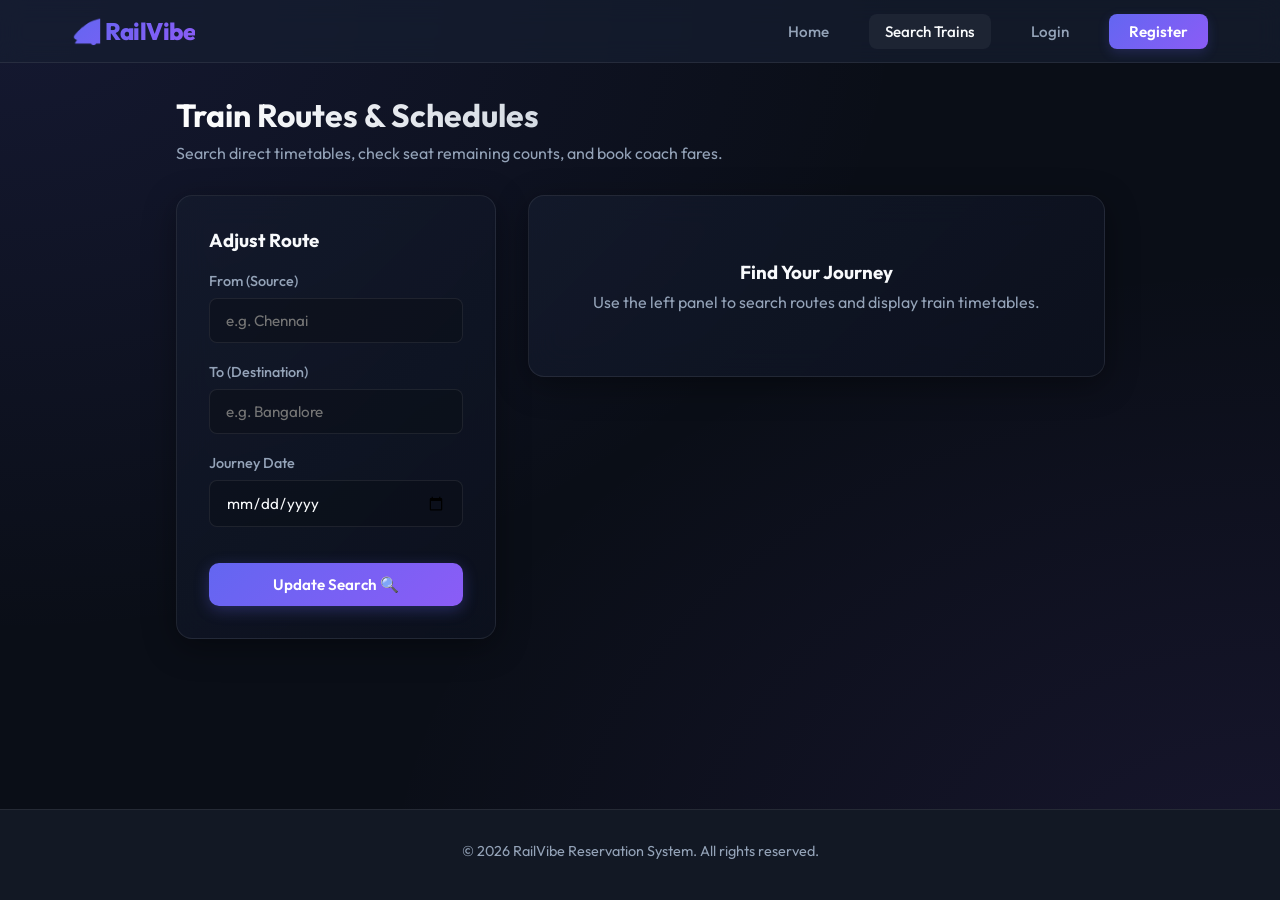
<file: Frontend/train_details.html>
<!DOCTYPE html>
<html lang="en">
<head>
    <meta charset="UTF-8">
    <meta name="viewport" content="width=device-width, initial-scale=1.0">
    <title>Train Details - RailVibe</title>
    <link rel="stylesheet" href="style.css">
</head>
<body>

    <header></header>

    <main class="container">
        <h2 class="section-title">Train Configuration</h2>
        <p class="section-subtitle">Review schedule stops and configure coach preferences before ticket reservation.</p>

        <div class="details-grid">
            
            <!-- Left Info Card -->
            <div class="glass-card" style="display: flex; flex-direction: column; gap: 1.5rem;">
                <div>
                    <span class="route-badge" style="margin-bottom: 0.5rem;">Schedule Info</span>
                    <h2 id="train-name" style="font-size: 2rem; font-weight: 800; margin-top:0.25rem;">Vande Bharat Express</h2>
                    <p id="train-route" style="color:var(--accent-indigo); font-weight: 600; font-size:1.1rem; margin-top:0.25rem;">Chennai to Bangalore</p>
                </div>
                
                <div style="display: grid; grid-template-columns: 1fr 1fr; gap: 1.5rem; border-top: 1px solid var(--border-glass); border-bottom: 1px solid var(--border-glass); padding: 1.5rem 0;">
                    <div>
                        <span style="font-size:0.85rem; color:var(--text-secondary); text-transform:uppercase;">Departure Time</span>
                        <h3 id="train-dep" style="margin-top:0.25rem;">06:00 AM</h3>
                    </div>
                    <div>
                        <span style="font-size:0.85rem; color:var(--text-secondary); text-transform:uppercase;">Arrival Time</span>
                        <h3 id="train-arr" style="margin-top:0.25rem;">10:30 AM</h3>
                    </div>
                </div>

                <div>
                    <h3 style="margin-bottom: 1rem;">Select Travel Class (Coach)</h3>
                    <div class="coaches-availability" style="grid-template-columns: repeat(auto-fit, minmax(180px, 1fr));">
                        
                        <div class="coach-box selected" data-coach="Sleeper" data-mult="1.0">
                            <h5>Sleeper Class (SL)</h5>
                            <p style="font-size: 0.8rem; color: var(--text-secondary); margin-top:0.25rem;">Non-AC sleeper berths</p>
                            <div class="fare-amt" style="margin-top: 0.5rem;">Base Fare (1.0x)</div>
                        </div>

                        <div class="coach-box" data-coach="AC 3 Tier" data-mult="1.8">
                            <h5>AC 3 Tier (3A)</h5>
                            <p style="font-size: 0.8rem; color: var(--text-secondary); margin-top:0.25rem;">Air-conditioned 3-tier berths</p>
                            <div class="fare-amt" style="margin-top: 0.5rem;">Premium (1.8x)</div>
                        </div>

                        <div class="coach-box" data-coach="AC 2 Tier" data-mult="2.5">
                            <h5>AC 2 Tier (2A)</h5>
                            <p style="font-size: 0.8rem; color: var(--text-secondary); margin-top:0.25rem;">Air-conditioned 2-tier berths</p>
                            <div class="fare-amt" style="margin-top: 0.5rem;">Executive (2.5x)</div>
                        </div>

                        <div class="coach-box" data-coach="AC First Class" data-mult="3.5">
                            <h5>AC First Class (1A)</h5>
                            <p style="font-size: 0.8rem; color: var(--text-secondary); margin-top:0.25rem;">Luxury private coupes</p>
                            <div class="fare-amt" style="margin-top: 0.5rem;">First Class (3.5x)</div>
                        </div>

                        <div class="coach-box" data-coach="Chair Car" data-mult="1.2">
                            <h5>Chair Car (CC)</h5>
                            <p style="font-size: 0.8rem; color: var(--text-secondary); margin-top:0.25rem;">Comfortable reserved seats</p>
                            <div class="fare-amt" style="margin-top: 0.5rem;">Standard (1.2x)</div>
                        </div>

                    </div>
                </div>
            </div>

            <!-- Right Fare Card -->
            <div class="glass-card" style="display: flex; flex-direction: column; justify-content: space-between; align-self: start;">
                <div>
                    <h3 style="border-bottom: 1px solid var(--border-glass); padding-bottom: 0.75rem; margin-bottom: 1.25rem;">Fare Summary</h3>
                    
                    <ul class="summary-list">
                        <li>
                            <span>Selected Coach</span>
                            <span id="summary-coach">Sleeper</span>
                        </li>
                        <li>
                            <span>Reservation Charge</span>
                            <span>Included</span>
                        </li>
                        <li>
                            <span>Catering Charge</span>
                            <span>Optional</span>
                        </li>
                    </ul>
                    
                    <div class="summary-total">
                        <span>Total Fare</span>
                        <span id="summary-fare">₹1,200</span>
                    </div>
                </div>

                <button id="proceed-to-booking-btn" class="btn btn-primary" style="width: 100%; margin-top: 2rem; padding: 0.9rem;">Proceed to Booking ➔</button>
            </div>

        </div>
    </main>

    <footer>
        <p>&copy; 2026 RailVibe Reservation System. All rights reserved.</p>
    </footer>

    <script src="script.js"></script>
</body>
</html>
</file>
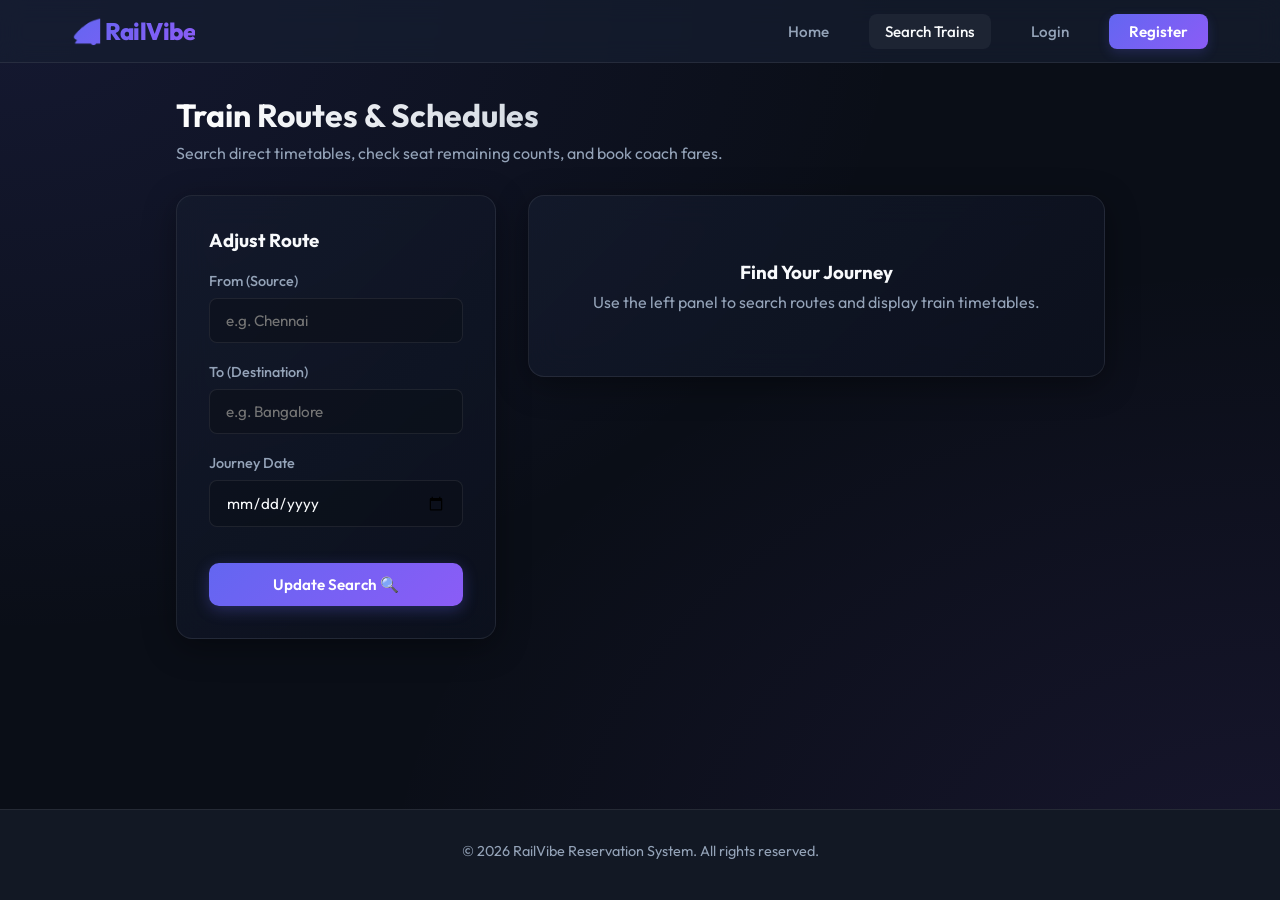
<file: Frontend/trains.html>
<!DOCTYPE html>
<html lang="en">
<head>
    <meta charset="UTF-8">
    <meta name="viewport" content="width=device-width, initial-scale=1.0">
    <title>Search Trains - RailVibe</title>
    <link rel="stylesheet" href="style.css">
</head>
<body>

    <header></header>

    <main class="container">
        <h2 class="section-title">Train Routes & Schedules</h2>
        <p class="section-subtitle">Search direct timetables, check seat remaining counts, and book coach fares.</p>

        <div class="trains-layout">
            
            <!-- Left Filter Card -->
            <div class="glass-card">
                <h3 style="margin-bottom: 1.25rem;">Adjust Route</h3>
                
                <div class="form-group">
                    <label for="source-input">From (Source)</label>
                    <input type="text" id="source-input" class="form-control" placeholder="e.g. Chennai" required>
                </div>
                
                <div class="form-group">
                    <label for="dest-input">To (Destination)</label>
                    <input type="text" id="dest-input" class="form-control" placeholder="e.g. Bangalore" required>
                </div>
                
                <div class="form-group">
                    <label for="date-input">Journey Date</label>
                    <input type="date" id="date-input" class="form-control" required>
                </div>
                
                <button type="button" id="search-trains-btn" class="btn btn-primary" style="width: 100%; margin-top: 1rem;">Update Search 🔍</button>
            </div>

            <!-- Right Results list -->
            <div class="train-list" id="trains-list-results">
                <!-- Loaded dynamically by script.js -->
                <div class="glass-card" style="text-align: center; padding: 4rem;">
                    <h3>Find Your Journey</h3>
                    <p style="color:var(--text-secondary); margin-top: 0.5rem;">Use the left panel to search routes and display train timetables.</p>
                </div>
            </div>

        </div>
    </main>

    <footer>
        <p>&copy; 2026 RailVibe Reservation System. All rights reserved.</p>
    </footer>

    <script src="script.js"></script>
</body>
</html>
</file>
<file: Frontend/style.css>
/* CSS variables for uniform color theme and transitions */
@import url('https://fonts.googleapis.com/css2?family=Outfit:wght@300;400;500;600;700;800&display=swap');

:root {
    --bg-primary: #0a0e17;
    --bg-secondary: #121824;
    --bg-glass: rgba(22, 30, 49, 0.7);
    --border-glass: rgba(255, 255, 255, 0.08);
    --accent-indigo: #6366f1;
    --accent-purple: #8b5cf6;
    --accent-glow: rgba(99, 102, 241, 0.15);
    --text-primary: #f8fafc;
    --text-secondary: #94a3b8;
    --text-muted: #64748b;
    --success: #10b981;
    --warning: #f59e0b;
    --danger: #ef4444;
    --gradient-accent: linear-gradient(135deg, var(--accent-indigo), var(--accent-purple));
    --gradient-card: linear-gradient(135deg, rgba(20, 27, 45, 0.8), rgba(12, 17, 30, 0.9));
    --shadow-glow: 0 8px 32px 0 rgba(0, 0, 0, 0.37);
    --transition: all 0.3s cubic-bezier(0.4, 0, 0.2, 1);
}

* {
    margin: 0;
    padding: 0;
    box-sizing: border-box;
    font-family: 'Outfit', sans-serif;
}

body {
    background-color: var(--bg-primary);
    background-image: 
        radial-gradient(at 0% 0%, rgba(99, 102, 241, 0.12) 0px, transparent 50%),
        radial-gradient(at 100% 100%, rgba(139, 92, 246, 0.1) 0px, transparent 50%);
    background-attachment: fixed;
    color: var(--text-primary);
    min-height: 100vh;
    display: flex;
    flex-direction: column;
}

/* Scrollbar styling */
::-webkit-scrollbar {
    width: 8px;
    height: 8px;
}
::-webkit-scrollbar-track {
    background: var(--bg-primary);
}
::-webkit-scrollbar-thumb {
    background: var(--bg-secondary);
    border-radius: 4px;
    border: 1px solid var(--border-glass);
}
::-webkit-scrollbar-thumb:hover {
    background: var(--accent-indigo);
}

/* Header & Navigation */
header {
    background: var(--bg-glass);
    backdrop-filter: blur(12px);
    border-bottom: 1px solid var(--border-glass);
    position: sticky;
    top: 0;
    z-index: 100;
}

.nav-container {
    max-width: 1200px;
    margin: 0 auto;
    display: flex;
    justify-content: space-between;
    align-items: center;
    padding: 1rem 2rem;
}

.logo-link {
    text-decoration: none;
    display: flex;
    align-items: center;
    gap: 0.5rem;
}

.logo-text {
    font-size: 1.5rem;
    font-weight: 800;
    background: var(--gradient-accent);
    -webkit-background-clip: text;
    -webkit-text-fill-color: transparent;
    letter-spacing: -0.5px;
}

.nav-menu {
    display: flex;
    list-style: none;
    gap: 1.5rem;
    align-items: center;
}

.nav-menu a {
    color: var(--text-secondary);
    text-decoration: none;
    font-size: 0.95rem;
    font-weight: 500;
    padding: 0.5rem 1rem;
    border-radius: 8px;
    transition: var(--transition);
}

.nav-menu a:hover, .nav-menu a.active {
    color: var(--text-primary);
    background: rgba(255, 255, 255, 0.05);
}

.nav-btn {
    background: var(--gradient-accent);
    color: white !important;
    border-radius: 8px;
    padding: 0.5rem 1.25rem !important;
    font-weight: 600 !important;
    box-shadow: 0 4px 12px rgba(99, 102, 241, 0.2);
}

.nav-btn:hover {
    transform: translateY(-2px);
    box-shadow: 0 6px 18px rgba(99, 102, 241, 0.4);
}

/* Container */
.container {
    max-width: 1200px;
    margin: 2rem auto;
    padding: 0 2rem;
    flex: 1;
}

/* Typography elements */
.section-title {
    font-size: 2rem;
    font-weight: 700;
    margin-bottom: 0.5rem;
    background: linear-gradient(to right, #ffffff, var(--text-secondary));
    -webkit-background-clip: text;
    -webkit-text-fill-color: transparent;
}

.section-subtitle {
    color: var(--text-secondary);
    font-size: 1rem;
    margin-bottom: 2rem;
}

/* Glow Card Base (Glassmorphism) */
.glass-card {
    background: var(--gradient-card);
    backdrop-filter: blur(16px);
    border: 1px solid var(--border-glass);
    border-radius: 16px;
    padding: 2rem;
    box-shadow: var(--shadow-glow);
    transition: var(--transition);
}

.glass-card:hover {
    border-color: rgba(99, 102, 241, 0.25);
    box-shadow: 0 12px 40px 0 rgba(0, 0, 0, 0.45), 0 0 15px 0 var(--accent-glow);
}

/* Buttons */
.btn {
    display: inline-flex;
    align-items: center;
    justify-content: center;
    padding: 0.75rem 1.5rem;
    border-radius: 10px;
    font-size: 0.95rem;
    font-weight: 600;
    cursor: pointer;
    border: none;
    transition: var(--transition);
    text-decoration: none;
}

.btn-primary {
    background: var(--gradient-accent);
    color: white;
    box-shadow: 0 4px 15px rgba(99, 102, 241, 0.3);
}

.btn-primary:hover {
    transform: translateY(-2px);
    box-shadow: 0 8px 25px rgba(99, 102, 241, 0.5);
}

.btn-secondary {
    background: rgba(255, 255, 255, 0.05);
    color: var(--text-primary);
    border: 1px solid var(--border-glass);
}

.btn-secondary:hover {
    background: rgba(255, 255, 255, 0.1);
}

.btn-danger {
    background: linear-gradient(135deg, #ef4444, #dc2626);
    color: white;
}

.btn-danger:hover {
    transform: translateY(-2px);
    box-shadow: 0 6px 18px rgba(239, 68, 68, 0.4);
}

.btn-sm {
    padding: 0.4rem 0.8rem;
    font-size: 0.85rem;
    border-radius: 6px;
}

/* Forms */
.form-group {
    margin-bottom: 1.25rem;
    display: flex;
    flex-direction: column;
    gap: 0.5rem;
}

.form-group label {
    font-size: 0.9rem;
    font-weight: 500;
    color: var(--text-secondary);
}

.form-control, select, textarea {
    background: rgba(10, 14, 23, 0.5);
    border: 1px solid var(--border-glass);
    border-radius: 8px;
    padding: 0.75rem 1rem;
    color: var(--text-primary);
    font-size: 0.95rem;
    outline: none;
    transition: var(--transition);
}

.form-control:focus, select:focus, textarea:focus {
    border-color: var(--accent-indigo);
    box-shadow: 0 0 0 3px var(--accent-glow);
}

.form-row {
    display: grid;
    grid-template-columns: repeat(auto-fit, minmax(200px, 1fr));
    gap: 1.25rem;
}

/* Auth Pages Centering Layout */
.auth-wrapper {
    display: flex;
    align-items: center;
    justify-content: center;
    flex: 1;
    padding: 3rem 1rem;
}

.auth-card {
    width: 100%;
    max-width: 450px;
}

.auth-header {
    text-align: center;
    margin-bottom: 2rem;
}

.auth-header h2 {
    font-size: 2rem;
    font-weight: 800;
    background: var(--gradient-accent);
    -webkit-background-clip: text;
    -webkit-text-fill-color: transparent;
}

.auth-header p {
    color: var(--text-secondary);
    margin-top: 0.5rem;
}

.auth-footer {
    text-align: center;
    margin-top: 1.5rem;
    color: var(--text-secondary);
    font-size: 0.9rem;
}

.auth-footer a {
    color: var(--accent-indigo);
    text-decoration: none;
    font-weight: 600;
}

/* Home Page Specific Grid Layouts */
.hero-section {
    display: grid;
    grid-template-columns: 1.2fr 1fr;
    gap: 3rem;
    align-items: center;
    padding: 3rem 0;
    text-align: left;
}

.hero-image-wrapper {
    position: relative;
    display: flex;
    align-items: center;
    justify-content: center;
}

.hero-image-glow {
    position: absolute;
    width: 100%;
    height: 100%;
    background: var(--gradient-accent);
    filter: blur(40px);
    opacity: 0.2;
    z-index: -1;
}

.hero-image {
    width: 100%;
    border-radius: 20px;
    border: 1px solid var(--border-glass);
    box-shadow: var(--shadow-glow);
    object-fit: cover;
    aspect-ratio: 4/3;
    transition: var(--transition);
}

.hero-image:hover {
    transform: scale(1.02);
    border-color: rgba(99, 102, 241, 0.35);
}

@media (max-width: 900px) {
    .hero-section {
        grid-template-columns: 1fr;
        text-align: center;
        gap: 2.5rem;
        padding: 2rem 0;
    }
    .hero-image-wrapper {
        order: -1; /* image on top of search form in mobile view */
        max-width: 500px;
        margin: 0 auto;
        width: 100%;
    }
}

.hero-title {
    font-size: 3.5rem;
    font-weight: 800;
    line-height: 1.2;
    margin-bottom: 1.5rem;
}

.hero-highlight {
    background: var(--gradient-accent);
    -webkit-background-clip: text;
    -webkit-text-fill-color: transparent;
}

.hero-description {
    font-size: 1.25rem;
    color: var(--text-secondary);
    margin-bottom: 2.5rem;
}

.routes-grid, .offers-grid {
    display: grid;
    grid-template-columns: repeat(auto-fit, minmax(280px, 1fr));
    gap: 1.5rem;
    margin-top: 1.5rem;
}

.route-card {
    display: flex;
    flex-direction: column;
    justify-content: space-between;
}

.route-header {
    display: flex;
    justify-content: space-between;
    align-items: center;
    margin-bottom: 1rem;
}

.route-badge {
    background: rgba(99, 102, 241, 0.1);
    color: var(--accent-indigo);
    border: 1px solid rgba(99, 102, 241, 0.2);
    padding: 0.25rem 0.75rem;
    border-radius: 20px;
    font-size: 0.8rem;
    font-weight: 600;
}

.route-cities {
    font-size: 1.25rem;
    font-weight: 700;
    display: flex;
    align-items: center;
    gap: 0.5rem;
    margin-bottom: 0.5rem;
}

.route-duration {
    color: var(--text-secondary);
    font-size: 0.9rem;
    margin-bottom: 1.5rem;
}

.route-footer {
    display: flex;
    justify-content: space-between;
    align-items: center;
    border-top: 1px solid var(--border-glass);
    padding-top: 1rem;
}

.route-price {
    font-size: 1.2rem;
    font-weight: 800;
    color: var(--text-primary);
}

.offer-card {
    position: relative;
    overflow: hidden;
}

.offer-card::before {
    content: '';
    position: absolute;
    top: 0;
    left: 0;
    width: 4px;
    height: 100%;
    background: var(--gradient-accent);
}

.offer-code {
    display: inline-block;
    border: 1px dashed var(--accent-indigo);
    background: rgba(99, 102, 241, 0.05);
    color: var(--accent-indigo);
    padding: 0.25rem 0.75rem;
    border-radius: 6px;
    font-family: monospace;
    font-weight: 700;
    margin-top: 1rem;
}

/* Trains Search & Layout results */
.trains-layout {
    display: grid;
    grid-template-columns: 320px 1fr;
    gap: 2rem;
    align-items: start;
}

@media (max-width: 900px) {
    .trains-layout {
        grid-template-columns: 1fr;
    }
}

.train-list {
    display: flex;
    flex-direction: column;
    gap: 1.5rem;
}

.train-card {
    display: grid;
    grid-template-columns: 220px 1fr;
    gap: 0;
    padding: 0 !important;
    overflow: hidden;
}

.train-card-image {
    height: 100%;
    min-height: 200px;
}

.train-card-info {
    padding: 1.5rem 2rem;
    display: flex;
    flex-direction: column;
    gap: 1.25rem;
    flex: 1;
}

@media (max-width: 768px) {
    .train-card {
        grid-template-columns: 1fr;
    }
    .train-card-image {
        min-height: 160px;
        height: 160px;
    }
}

.train-card-header {
    display: flex;
    justify-content: space-between;
    align-items: flex-start;
    flex-wrap: wrap;
    gap: 1rem;
}

.train-title-sec {
    display: flex;
    flex-direction: column;
    gap: 0.25rem;
}

.train-name-tag {
    font-size: 1.35rem;
    font-weight: 700;
}

.train-meta {
    display: flex;
    gap: 1rem;
    font-size: 0.85rem;
    color: var(--text-secondary);
}

.train-meta span {
    background: rgba(255, 255, 255, 0.04);
    padding: 0.2rem 0.6rem;
    border-radius: 4px;
    border: 1px solid var(--border-glass);
}

.train-timeline {
    display: grid;
    grid-template-columns: 1fr auto 1fr;
    align-items: center;
    gap: 1.5rem;
    text-align: center;
}

.timeline-station {
    display: flex;
    flex-direction: column;
    gap: 0.25rem;
}

.timeline-station h4 {
    font-size: 1.25rem;
    font-weight: 700;
}

.timeline-station p {
    color: var(--text-secondary);
    font-size: 0.9rem;
}

.timeline-path {
    position: relative;
    display: flex;
    flex-direction: column;
    align-items: center;
    gap: 0.25rem;
    width: 120px;
}

.timeline-line {
    width: 100%;
    height: 2px;
    background: var(--border-glass);
    position: relative;
}

.timeline-line::after {
    content: '➔';
    position: absolute;
    top: 50%;
    left: 50%;
    transform: translate(-50%, -50%);
    background: var(--bg-secondary);
    padding: 0 0.5rem;
    color: var(--accent-indigo);
    font-size: 0.8rem;
}

.timeline-duration {
    font-size: 0.8rem;
    color: var(--text-muted);
    font-weight: 500;
}

.coaches-availability {
    display: grid;
    grid-template-columns: repeat(auto-fit, minmax(130px, 1fr));
    gap: 0.75rem;
}

.coach-box {
    background: rgba(255, 255, 255, 0.02);
    border: 1px solid var(--border-glass);
    border-radius: 8px;
    padding: 0.75rem;
    text-align: center;
    transition: var(--transition);
    cursor: pointer;
}

.coach-box:hover, .coach-box.selected {
    border-color: var(--accent-indigo);
    background: rgba(99, 102, 241, 0.08);
}

.coach-box.selected h5 {
    color: var(--accent-indigo);
}

.coach-box h5 {
    font-size: 0.9rem;
    font-weight: 700;
    margin-bottom: 0.25rem;
}

.coach-box .seats-left {
    font-size: 0.8rem;
    font-weight: 600;
    color: var(--success);
}

.coach-box .fare-amt {
    font-size: 0.9rem;
    font-weight: 800;
    margin-top: 0.25rem;
}

.train-card-footer {
    display: flex;
    justify-content: flex-end;
    border-top: 1px solid var(--border-glass);
    padding-top: 1rem;
}

/* Train details & seat preferences */
.details-grid {
    display: grid;
    grid-template-columns: 2fr 1fr;
    gap: 2rem;
}

@media (max-width: 768px) {
    .details-grid {
        grid-template-columns: 1fr;
    }
}

/* Dashboards grids & stats view */
.dashboard-grid {
    display: grid;
    grid-template-columns: 250px 1fr;
    gap: 2rem;
    min-height: calc(100vh - 120px);
}

@media (max-width: 900px) {
    .dashboard-grid {
        grid-template-columns: 1fr;
    }
}

.sidebar-card {
    display: flex;
    flex-direction: column;
    gap: 1.5rem;
}

.sidebar-menu {
    list-style: none;
    display: flex;
    flex-direction: column;
    gap: 0.5rem;
}

.sidebar-menu li a {
    color: var(--text-secondary);
    text-decoration: none;
    padding: 0.75rem 1rem;
    border-radius: 8px;
    display: flex;
    align-items: center;
    gap: 0.75rem;
    font-weight: 500;
    transition: var(--transition);
}

.sidebar-menu li a:hover, .sidebar-menu li a.active {
    background: rgba(99, 102, 241, 0.1);
    color: var(--accent-indigo);
}

.stats-row {
    display: grid;
    grid-template-columns: repeat(auto-fit, minmax(200px, 1fr));
    gap: 1.25rem;
    margin-bottom: 2rem;
}

.stat-box {
    background: var(--gradient-card);
    border: 1px solid var(--border-glass);
    border-radius: 12px;
    padding: 1.5rem;
    display: flex;
    flex-direction: column;
    gap: 0.5rem;
    box-shadow: var(--shadow-glow);
}

.stat-num {
    font-size: 2.25rem;
    font-weight: 800;
    color: var(--text-primary);
}

.stat-label {
    font-size: 0.85rem;
    font-weight: 500;
    color: var(--text-secondary);
    text-transform: uppercase;
    letter-spacing: 0.5px;
}

/* Tables styling */
.table-responsive {
    overflow-x: auto;
    width: 100%;
    margin-top: 1rem;
    border-radius: 12px;
    border: 1px solid var(--border-glass);
}

table {
    width: 100%;
    border-collapse: collapse;
    text-align: left;
    font-size: 0.95rem;
}

th, td {
    padding: 1rem 1.25rem;
}

th {
    background: rgba(18, 24, 36, 0.8);
    color: var(--text-secondary);
    font-weight: 600;
    border-bottom: 1px solid var(--border-glass);
}

td {
    border-bottom: 1px solid var(--border-glass);
    background: rgba(22, 30, 49, 0.2);
}

tr:last-child td {
    border-bottom: none;
}

tr:hover td {
    background: rgba(255, 255, 255, 0.02);
}

.badge {
    display: inline-block;
    padding: 0.25rem 0.6rem;
    border-radius: 6px;
    font-size: 0.75rem;
    font-weight: 700;
    text-transform: uppercase;
}

.badge-success {
    background: rgba(16, 185, 129, 0.12);
    color: var(--success);
    border: 1px solid rgba(16, 185, 129, 0.2);
}

.badge-pending {
    background: rgba(245, 158, 11, 0.12);
    color: var(--warning);
    border: 1px solid rgba(245, 158, 11, 0.2);
}

.badge-failed, .badge-cancelled {
    background: rgba(239, 68, 68, 0.12);
    color: var(--danger);
    border: 1px solid rgba(239, 68, 68, 0.2);
}

/* Admin layout controls & modals */
.dashboard-actions {
    display: flex;
    justify-content: space-between;
    align-items: center;
    flex-wrap: wrap;
    gap: 1rem;
    margin-bottom: 1.5rem;
}

/* Alerts banners styles */
.toast-container {
    position: fixed;
    top: 24px;
    right: 24px;
    z-index: 1000;
    display: flex;
    flex-direction: column;
    gap: 12px;
}

.toast {
    background: var(--bg-secondary);
    border-left: 4px solid var(--accent-indigo);
    border-radius: 8px;
    padding: 1rem 1.5rem;
    box-shadow: 0 10px 30px rgba(0, 0, 0, 0.5);
    color: var(--text-primary);
    min-width: 300px;
    display: flex;
    justify-content: space-between;
    align-items: center;
    animation: slideIn 0.3s cubic-bezier(0.4, 0, 0.2, 1);
    border-top: 1px solid var(--border-glass);
    border-right: 1px solid var(--border-glass);
    border-bottom: 1px solid var(--border-glass);
}

@keyframes slideIn {
    from {
        transform: translateX(100%);
        opacity: 0;
    }
    to {
        transform: translateX(0);
        opacity: 1;
    }
}

.toast-success {
    border-left-color: var(--success);
}

.toast-danger {
    border-left-color: var(--danger);
}

.toast-close {
    cursor: pointer;
    background: none;
    border: none;
    color: var(--text-muted);
    font-size: 1.1rem;
}

.toast-close:hover {
    color: var(--text-primary);
}

/* Footer Section */
footer {
    background: var(--bg-secondary);
    border-top: 1px solid var(--border-glass);
    padding: 2rem 1rem;
    text-align: center;
    margin-top: auto;
    font-size: 0.9rem;
    color: var(--text-secondary);
}

footer p {
    margin-bottom: 0.5rem;
}

/* Booking summary lists styling */
.summary-list {
    list-style: none;
    display: flex;
    flex-direction: column;
    gap: 0.85rem;
}

.summary-list li {
    display: flex;
    justify-content: space-between;
    font-size: 0.95rem;
    border-bottom: 1px solid rgba(255, 255, 255, 0.05);
    padding-bottom: 0.5rem;
}

.summary-list li:last-child {
    border-bottom: none;
}

.summary-list li span:first-child {
    color: var(--text-secondary);
}

.summary-list li span:last-child {
    font-weight: 600;
}

.summary-total {
    border-top: 1px solid var(--border-glass);
    margin-top: 1rem;
    padding-top: 1rem;
    display: flex;
    justify-content: space-between;
    align-items: center;
}

.summary-total span:first-child {
    font-size: 1.1rem;
    font-weight: 600;
}

.summary-total span:last-child {
    font-size: 1.5rem;
    font-weight: 800;
    color: var(--accent-indigo);
}

/* Interactive Seat Map (Visual layout) */
.seat-map-container {
    display: grid;
    grid-template-columns: repeat(5, 1fr);
    gap: 0.5rem;
    background: rgba(10, 14, 23, 0.3);
    padding: 1.25rem;
    border-radius: 12px;
    border: 1px solid var(--border-glass);
    margin-top: 0.5rem;
}

.seat-box {
    aspect-ratio: 1;
    background: rgba(255, 255, 255, 0.05);
    border: 1px solid var(--border-glass);
    border-radius: 6px;
    display: flex;
    align-items: center;
    justify-content: center;
    font-size: 0.8rem;
    font-weight: 600;
    cursor: pointer;
    transition: var(--transition);
}

.seat-box:hover {
    border-color: var(--accent-indigo);
    color: var(--accent-indigo);
}

.seat-box.selected {
    background: var(--gradient-accent);
    color: white;
    border-color: transparent;
}

.seat-box.occupied {
    background: rgba(255, 255, 255, 0.02);
    color: var(--text-muted);
    cursor: not-allowed;
    border-color: rgba(255, 255, 255, 0.02);
}

/* Modal Form overlays */
.modal-overlay {
    position: fixed;
    top: 0;
    left: 0;
    width: 100%;
    height: 100%;
    background: rgba(5, 7, 12, 0.8);
    backdrop-filter: blur(8px);
    z-index: 1000;
    display: flex;
    align-items: center;
    justify-content: center;
    opacity: 0;
    pointer-events: none;
    transition: var(--transition);
}

.modal-overlay.active {
    opacity: 1;
    pointer-events: all;
}

.modal-card {
    width: 100%;
    max-width: 600px;
    margin: 1rem;
    transform: translateY(20px);
    transition: var(--transition);
}

.modal-overlay.active .modal-card {
    transform: translateY(0);
}

.modal-header {
    display: flex;
    justify-content: space-between;
    align-items: center;
    border-bottom: 1px solid var(--border-glass);
    padding-bottom: 1rem;
    margin-bottom: 1.5rem;
}

.modal-header h3 {
    font-size: 1.5rem;
    font-weight: 700;
}

.modal-close {
    cursor: pointer;
    background: none;
    border: none;
    color: var(--text-secondary);
    font-size: 1.5rem;
}

.modal-close:hover {
    color: var(--text-primary);
}

.modal-actions {
    display: flex;
    justify-content: flex-end;
    gap: 1rem;
    margin-top: 1.5rem;
    border-top: 1px solid var(--border-glass);
    padding-top: 1rem;
}
</file>
